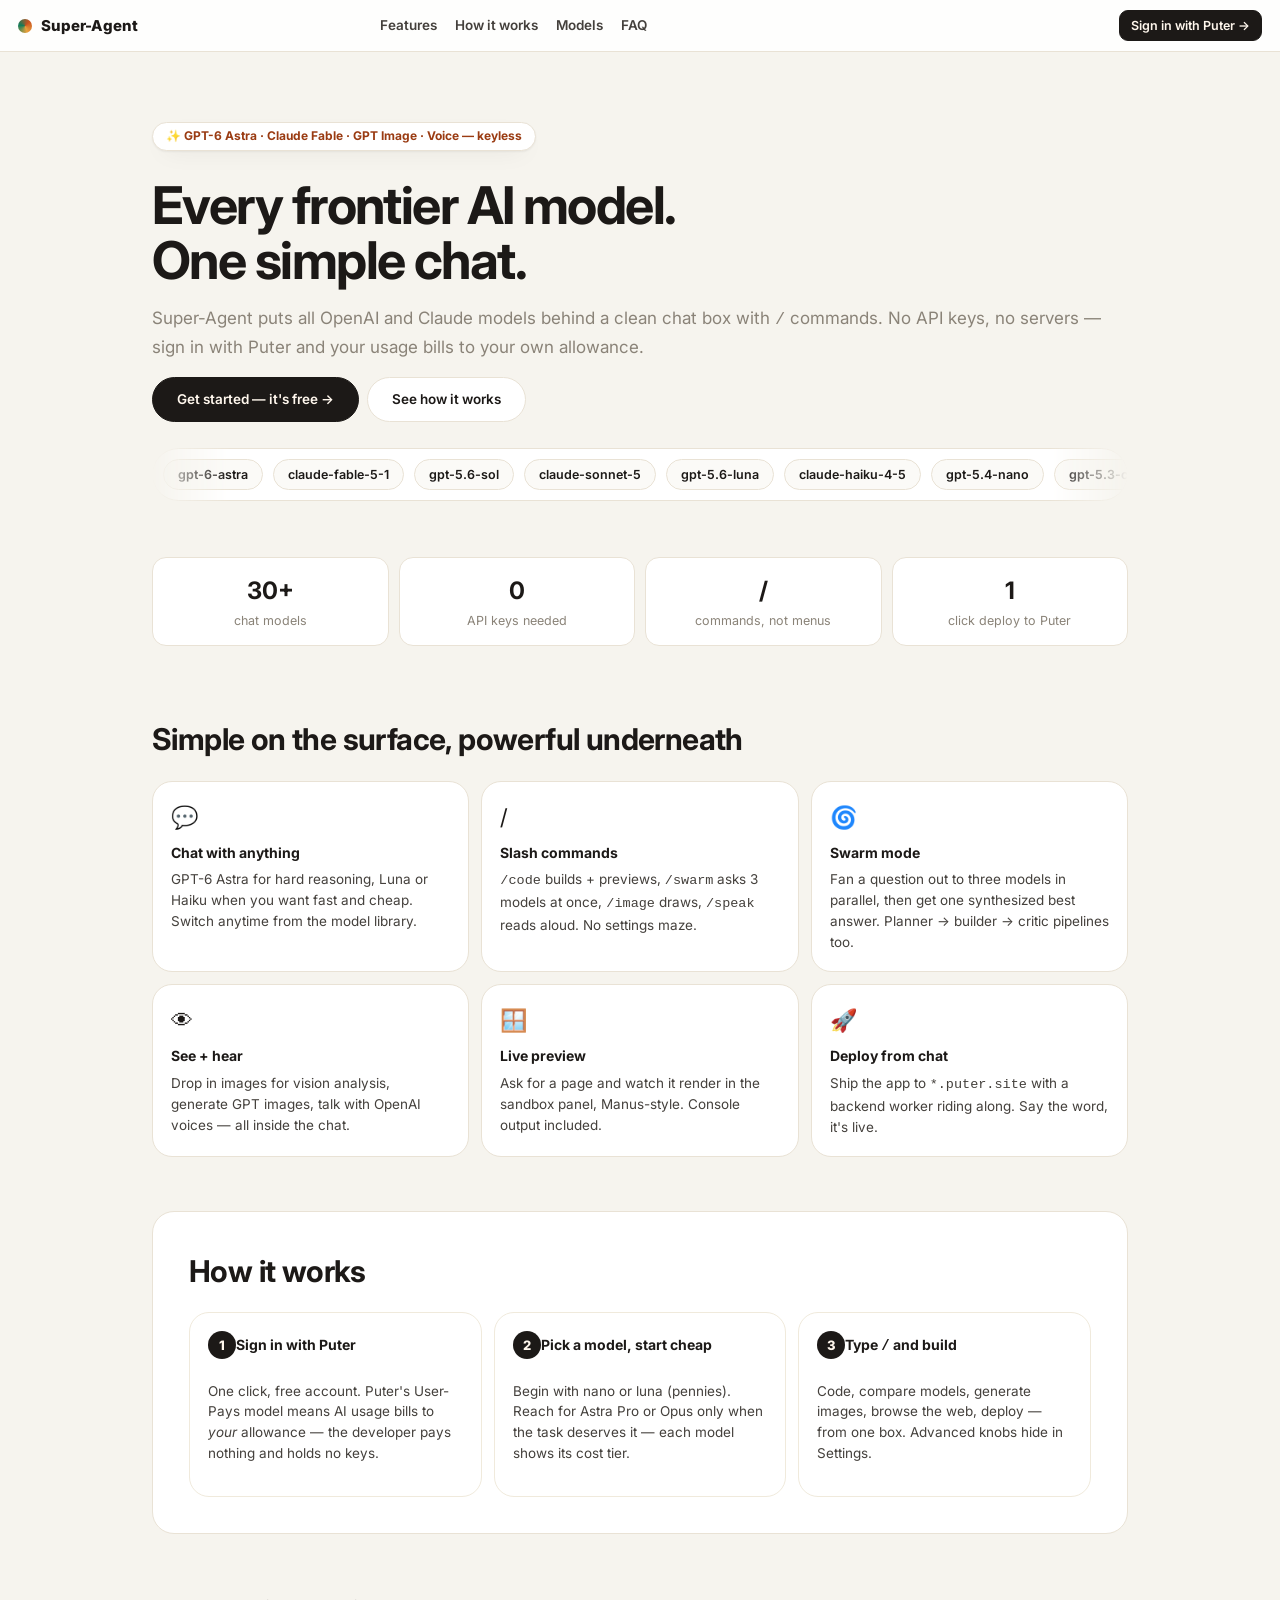
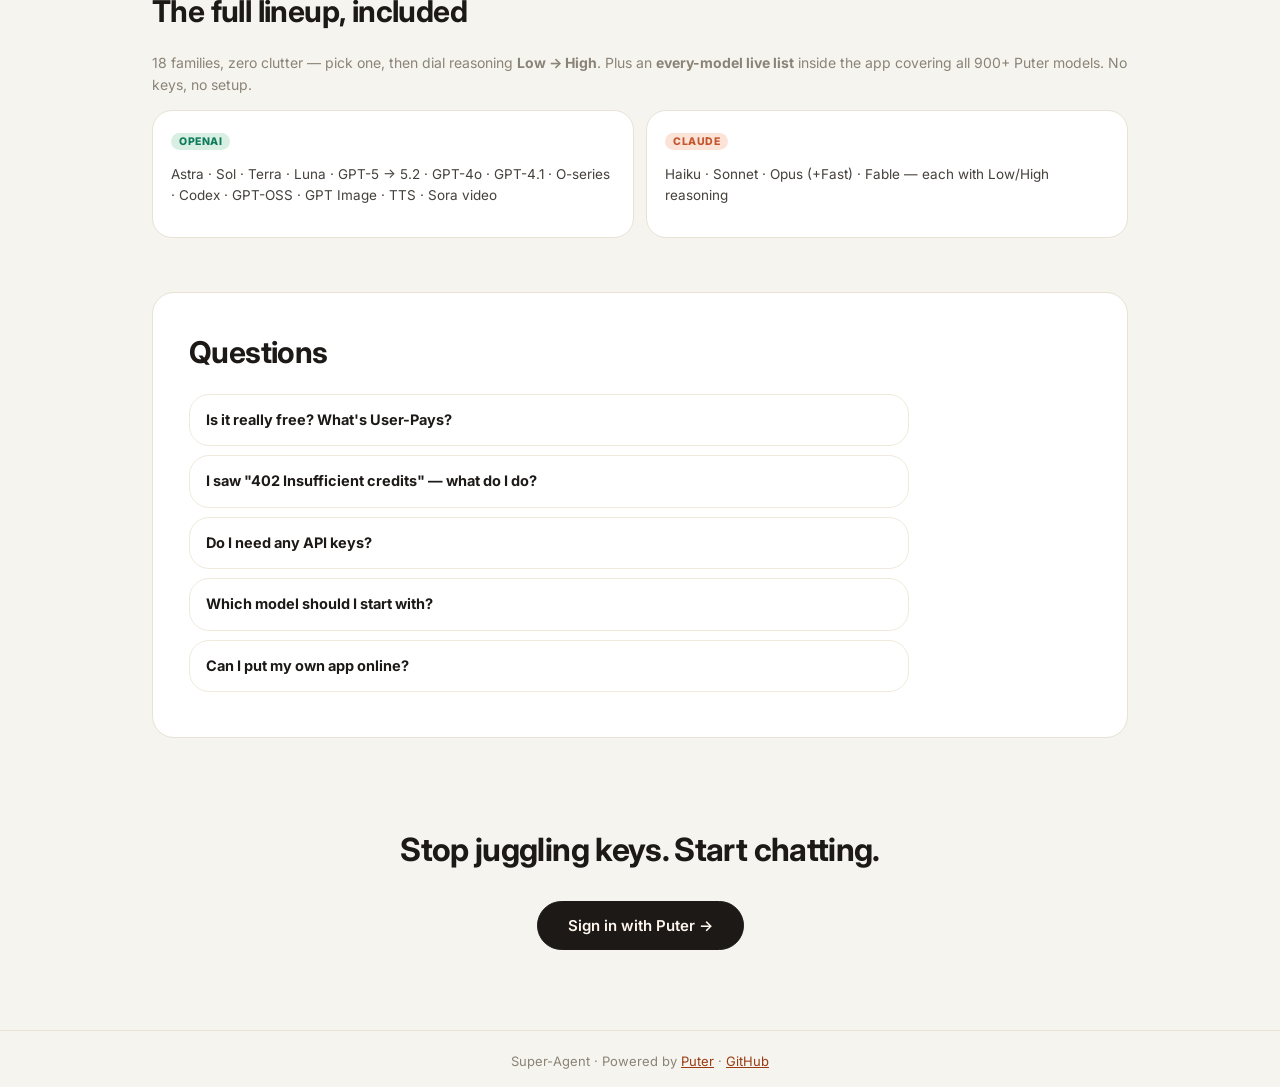
<file: index.html>
<!DOCTYPE html>
<html lang="en">
<head>
<meta charset="UTF-8" />
<meta name="viewport" content="width=device-width, initial-scale=1.0, viewport-fit=cover" />
<meta name="theme-color" content="#F6F4EE" />
<meta name="mobile-web-app-capable" content="yes" />
<meta name="apple-mobile-web-app-capable" content="yes" />
<link rel="manifest" href="manifest.webmanifest" />
<link rel="apple-touch-icon" href="icons/icon-192.png" />
<link rel="icon" type="image/png" href="icons/icon-192.png" />
<title>Super-Agent — Every AI model, one simple chat</title>
<meta name="description" content="Chat with all OpenAI and Claude models through Puter.js. No API keys — you sign in, usage bills to your own allowance." />
<link rel="preconnect" href="https://fonts.googleapis.com" />
<link rel="preconnect" href="https://fonts.gstatic.com" crossorigin />
<link href="https://fonts.googleapis.com/css2?family=Inter:wght@400;500;600;700;800&display=swap" rel="stylesheet" />
<link rel="stylesheet" href="styles.css?v=5" />
</head>
<body>
<header id="topbar">
  <div class="brand"><span class="brand-dot"></span><span>Super-Agent</span></div>
  <nav class="land-nav">
    <a href="#features">Features</a><a href="#how">How it works</a><a href="#models">Models</a><a href="#faq">FAQ</a>
  </nav>
  <div class="top-right">
    <div id="landingChip" class="chip-wrap hidden">
      <button class="account-chip" onclick="location.href='app/'"><span id="landingAvatar" class="avatar">?</span><span id="landingUser">…</span></button>
      <button id="btnLandingOut" class="btn ghost sm">Sign out</button>
    </div>
    <button id="ctaBtn" class="btn primary sm">Sign in with Puter →</button>
    <button id="openAppBtn" class="btn primary sm hidden">Open app →</button>
  </div>
</header>

<main class="land">
  <section class="land-hero reveal in">
    <div class="hero-badge">✨ GPT-6 Astra · Claude Fable · GPT Image · Voice — keyless</div>
    <h1>Every frontier AI model.<br />One simple chat.</h1>
    <p class="muted big">Super-Agent puts all OpenAI and Claude models behind a clean chat box with <code>/</code> commands. No API keys, no servers — sign in with Puter and your usage bills to your own allowance.</p>
    <div class="chips" style="justify-content:flex-start">
      <button id="ctaBtn2" class="btn primary" style="border-radius:99px;padding:11px 24px">Get started — it's free →</button>
      <a class="btn" style="border-radius:99px;padding:11px 24px;text-decoration:none" href="#how">See how it works</a>
    </div>
    <div class="ticker"><div class="ticker-in" id="tickerIn"></div></div>
  </section>

  <section class="land-strip reveal">
    <div><b>30+</b><span>chat models</span></div>
    <div><b>0</b><span>API keys needed</span></div>
    <div><b>/</b><span>commands, not menus</span></div>
    <div><b>1</b><span>click deploy to Puter</span></div>
  </section>

  <section id="features" class="land-sec">
    <h2 class="reveal">Simple on the surface, powerful underneath</h2>
    <div class="feat-grid">
      <div class="feat reveal"><div class="feat-ic">💬</div><b>Chat with anything</b><p>GPT-6 Astra for hard reasoning, Luna or Haiku when you want fast and cheap. Switch anytime from the model library.</p></div>
      <div class="feat reveal"><div class="feat-ic">/</div><b>Slash commands</b><p><code>/code</code> builds + previews, <code>/swarm</code> asks 3 models at once, <code>/image</code> draws, <code>/speak</code> reads aloud. No settings maze.</p></div>
      <div class="feat reveal"><div class="feat-ic">🌀</div><b>Swarm mode</b><p>Fan a question out to three models in parallel, then get one synthesized best answer. Planner → builder → critic pipelines too.</p></div>
      <div class="feat reveal"><div class="feat-ic">👁</div><b>See + hear</b><p>Drop in images for vision analysis, generate GPT images, talk with OpenAI voices — all inside the chat.</p></div>
      <div class="feat reveal"><div class="feat-ic">🪟</div><b>Live preview</b><p>Ask for a page and watch it render in the sandbox panel, Manus-style. Console output included.</p></div>
      <div class="feat reveal"><div class="feat-ic">🚀</div><b>Deploy from chat</b><p>Ship the app to <code>*.puter.site</code> with a backend worker riding along. Say the word, it's live.</p></div>
    </div>
  </section>

  <section id="how" class="land-sec alt">
    <h2 class="reveal">How it works</h2>
    <div class="steps">
      <div class="step reveal"><span class="step-n">1</span><b>Sign in with Puter</b><p>One click, free account. Puter's User-Pays model means AI usage bills to <i>your</i> allowance — the developer pays nothing and holds no keys.</p></div>
      <div class="step reveal"><span class="step-n">2</span><b>Pick a model, start cheap</b><p>Begin with nano or luna (pennies). Reach for Astra Pro or Opus only when the task deserves it — each model shows its cost tier.</p></div>
      <div class="step reveal"><span class="step-n">3</span><b>Type <code>/</code> and build</b><p>Code, compare models, generate images, browse the web, deploy — from one box. Advanced knobs hide in Settings.</p></div>
    </div>
  </section>

  <section id="models" class="land-sec">
    <h2 class="reveal">The full lineup, included</h2>
    <p class="muted reveal">18 families, zero clutter — pick one, then dial reasoning <b>Low → High</b>. Plus an <b>every-model live list</b> inside the app covering all 900+ Puter models. No keys, no setup.</p>
    <div class="model-wall reveal">
      <div><b class="lib-vendor v-openai">OpenAI</b><p>Astra · Sol · Terra · Luna · GPT-5 → 5.2 · GPT-4o · GPT-4.1 · O-series · Codex · GPT-OSS · GPT Image · TTS · Sora video</p></div>
      <div><b class="lib-vendor v-claude">Claude</b><p>Haiku · Sonnet · Opus (+Fast) · Fable — each with Low/High reasoning</p></div>
    </div>
  </section>

  <section id="faq" class="land-sec alt">
    <h2 class="reveal">Questions</h2>
    <div class="faq reveal">
      <div class="faq-item"><button class="faq-q">Is it really free? What's User-Pays?</button><div class="faq-a">You sign in with your own free Puter account, and AI usage counts against your personal allowance — so the app needs no API keys and costs its developer nothing. Heavy premium models can exhaust a free allowance; cheap models go a long way.</div></div>
      <div class="faq-item"><button class="faq-q">I saw "402 Insufficient credits" — what do I do?</button><div class="faq-a">That model + request exceeded the available balance. Switch to a cheap model (gpt-5.4-nano, gpt-5.6-luna, claude-haiku-4-5) and retry. Save Astra Pro and Opus for tasks that need them.</div></div>
      <div class="faq-item"><button class="faq-q">Do I need any API keys?</button><div class="faq-a">No. That's the point — Puter.js is keyless. Never paste keys into this app.</div></div>
      <div class="faq-item"><button class="faq-q">Which model should I start with?</button><div class="faq-a">gpt-5.4-nano for everyday chat, gpt-5.6-sol or claude-sonnet-5 for serious work, /swarm when you want a second opinion built in.</div></div>
      <div class="faq-item"><button class="faq-q">Can I put my own app online?</button><div class="faq-a">Yes — open the app, use Studio → Deploy, pick a subdomain, and you're live on *.puter.site with a backend worker included.</div></div>
    </div>
  </section>

  <section class="land-cta reveal">
    <h2>Stop juggling keys. Start chatting.</h2>
    <button class="btn primary" style="border-radius:99px;padding:12px 30px;font-size:15px" onclick="document.getElementById('ctaBtn').click()">Sign in with Puter →</button>
  </section>
</main>

<footer class="land-foot">Super-Agent · Powered by <a href="https://developer.puter.com" target="_blank" rel="noopener">Puter</a> · <a href="https://github.com/Anamitra-Sarkar/puter-super-agent" target="_blank" rel="noopener">GitHub</a></footer>

<div id="toasts" aria-live="polite"></div>

<script>
(function () {
  var names = ["gpt-6-astra","claude-fable-5-1","gpt-5.6-sol","claude-sonnet-5","gpt-5.6-luna","claude-haiku-4-5","gpt-5.4-nano","gpt-5.3-codex","gpt-image-2","gpt-4o-mini-tts","claude-opus-5","gpt-5.6-terra"];
  var t = document.getElementById("tickerIn");
  var html = names.map(function (n) { return '<span class="tick">' + n + "</span>"; }).join("");
  t.innerHTML = html + html;
})();
</script>
<script>
if ("serviceWorker" in navigator && /^https?:/.test(location.protocol)) {
  window.addEventListener("load", () => navigator.serviceWorker.register("/sw.js").catch(() => {}));
}
</script>
<script src="https://js.puter.com/v2/"></script>
<script src="js/ui.js"></script>
<script src="js/auth.js"></script>
<script src="js/landing.js"></script>
</body>
</html>
</file>
<file: styles.css>
/* Studio Light — clean SaaS theme (warm paper, ink, terracotta accent). */
:root{
  --bg:#F6F4EE; --surface:#FFFFFF; --surface2:#FBFAF7;
  --line:#E9E2D5; --line-soft:#F0EADC;
  --ink:#1C1917; --ink2:#44403C; --muted:#8A8378;
  --accent:#C8501F; --accent-soft:#FBE9DD; --accent-ink:#9A3B12;
  --ok:#15803D; --ok-soft:#DCFCE7; --warn:#B45309; --warn-soft:#FEF3C7;
  --err:#DC2626; --err-soft:#FEE2E2; --info:#1D4ED8; --info-soft:#DBEAFE;
  --openai:#0E7C5B; --claude:#C4552D;
  --shadow:0 1px 2px rgba(28,25,23,.05),0 8px 24px -12px rgba(28,25,23,.18);
  --r:14px;
  --ease:cubic-bezier(.22,.61,.36,1);
}
*{box-sizing:border-box}
html{scroll-behavior:smooth}
body{margin:0;background:var(--bg);color:var(--ink);
  font:14px/1.55 "Inter",system-ui,-apple-system,"Segoe UI",Roboto,sans-serif;
  -webkit-font-smoothing:antialiased}
a{color:var(--accent-ink)}
::selection{background:var(--accent-soft)}
::-webkit-scrollbar{width:8px;height:8px}
::-webkit-scrollbar-track{background:transparent}
::-webkit-scrollbar-thumb{background:#D8CFC0;border-radius:99px}
::-webkit-scrollbar-thumb:hover{background:#B9AC97}

/* Top bar */
#topbar{position:sticky;top:0;z-index:30;display:flex;align-items:center;gap:12px;
  padding:10px 18px;background:rgba(255,255,255,.85);backdrop-filter:blur(12px);
  border-bottom:1px solid var(--line)}
.brand{display:flex;align-items:center;gap:9px;font-weight:800;font-size:15px}
.brand-dot{width:14px;height:14px;border-radius:50%;
  background:conic-gradient(from 40deg,#C8501F,#E9A13B,#0E7C5B,#C8501F);
  animation:spin 9s linear infinite}
@keyframes spin{to{transform:rotate(360deg)}}
.brand-tag{font-size:11px;font-weight:600;color:var(--muted);background:var(--surface2);
  border:1px solid var(--line);padding:2px 9px;border-radius:99px}
.top-right{margin-left:auto;display:flex;gap:8px;align-items:center}
.pill{font-size:12px;font-weight:600;padding:5px 12px;border-radius:99px;
  background:var(--warn-soft);color:var(--warn);border:1px solid #F5D9A8;transition:all .3s var(--ease)}
.pill.ok{background:var(--ok-soft);color:var(--ok);border-color:#B7E4C7}
.pill.err{background:var(--err-soft);color:var(--err);border-color:#F5B5B5}

/* Layout */
#app{display:flex;min-height:calc(100vh - 53px)}
#sidebar{width:308px;flex-shrink:0;background:var(--surface);border-right:1px solid var(--line);
  padding:14px;display:flex;flex-direction:column;gap:10px;
  position:sticky;top:53px;height:calc(100vh - 53px);overflow:auto}
.side-section{background:var(--surface2);border:1px solid var(--line-soft);border-radius:var(--r);padding:11px 12px}
.side-label{font-size:11px;font-weight:700;text-transform:uppercase;letter-spacing:.07em;
  color:var(--muted);display:block;margin-bottom:7px}
.cost-legend{font-weight:500;text-transform:none;letter-spacing:0}
.auth-box{font-size:12.5px;color:var(--ink2);margin-bottom:6px;word-break:break-word}
.usage-box{font-size:12px;color:var(--muted);background:var(--surface);border:1px dashed var(--line);
  border-radius:9px;padding:6px 9px}
.row{display:flex;gap:8px;align-items:center;margin-top:8px}
.row.wrap{flex-wrap:wrap}
.grid2{display:grid;grid-template-columns:1fr 1fr;gap:10px}
select,input[type=text],input:not([type]),input[type=number],input[type=file],textarea{
  width:100%;background:var(--surface);border:1px solid var(--line);color:var(--ink);
  border-radius:10px;padding:8px 10px;font:inherit;transition:border-color .2s var(--ease),box-shadow .2s var(--ease)}
select:focus,input:focus,textarea:focus{outline:none;border-color:var(--accent);
  box-shadow:0 0 0 3px var(--accent-soft)}
input[type=range]{accent-color:var(--accent);width:100%}
#modelMeta{font-size:12px;color:var(--muted);margin-top:6px}
#modelMeta .vendor-openai{color:var(--openai);font-weight:700}
#modelMeta .vendor-claude{color:var(--claude);font-weight:700}
.chk{display:flex;gap:7px;align-items:center;font-size:13px;margin:4px 0;color:var(--ink2);cursor:pointer}
.chk input{accent-color:var(--accent)}
.btn{background:var(--surface);border:1px solid var(--line);color:var(--ink);border-radius:10px;
  padding:8px 14px;cursor:pointer;font:inherit;font-weight:600;font-size:13.5px;
  transition:transform .12s var(--ease),box-shadow .2s var(--ease),background .2s}
.btn:hover{box-shadow:var(--shadow);transform:translateY(-1px)}
.btn:active{transform:translateY(0) scale(.98)}
.btn.primary{background:var(--ink);border-color:var(--ink);color:#FFF7ED}
.btn.primary:hover{background:#000;box-shadow:0 10px 24px -10px rgba(28,25,23,.5)}
.btn.accent{background:var(--accent);border-color:var(--accent);color:#fff}
.btn.sm{padding:5px 11px;font-size:12.5px;border-radius:9px}
.btn.ghost{background:transparent}
.btn:disabled{opacity:.45;cursor:not-allowed;transform:none;box-shadow:none}
.side-foot{margin-top:auto;font-size:12px;color:var(--muted);padding-top:8px}

/* Main */
#main{flex:1;display:flex;flex-direction:column;min-width:0}
#tabs{display:flex;gap:4px;padding:10px 16px 0;background:transparent;position:sticky;top:53px;z-index:5}
.tab{background:transparent;border:1px solid transparent;border-bottom:none;color:var(--muted);
  padding:9px 15px;border-radius:12px 12px 0 0;cursor:pointer;font:inherit;font-weight:600;font-size:13.5px;
  transition:all .2s var(--ease)}
.tab:hover{color:var(--ink);background:rgba(255,255,255,.6)}
.tab.active{color:var(--ink);background:var(--surface);border-color:var(--line);
  box-shadow:0 -6px 16px -12px rgba(28,25,23,.25)}
.panel{display:none;padding:18px 22px;max-width:1060px;width:100%;margin:0 auto;animation:fadeUp .35s var(--ease)}
.panel.active{display:block}
@keyframes fadeUp{from{opacity:0;transform:translateY(10px)}to{opacity:1;transform:none}}
.muted{color:var(--muted)}
.tag{font-size:11px;font-weight:700;background:var(--accent-soft);color:var(--accent-ink);
  padding:2px 9px;border-radius:99px;vertical-align:middle}

/* Hero */
.hero{background:var(--surface);border:1px solid var(--line);border-radius:20px;
  padding:34px 30px;margin-bottom:14px;box-shadow:var(--shadow);text-align:center;
  background-image:radial-gradient(circle at 15% 20%,#FBE9DD 0,transparent 32%),
    radial-gradient(circle at 85% 15%,#D9EFE4 0,transparent 30%);
  animation:fadeUp .45s var(--ease)}
.hero.bye{display:none}
.hero-badge{display:inline-block;font-size:12px;font-weight:700;color:var(--accent-ink);
  background:#fff;border:1px solid var(--line);border-radius:99px;padding:4px 13px;margin-bottom:12px;
  box-shadow:var(--shadow)}
.hero h1{margin:0 0 8px;font-size:30px;letter-spacing:-.02em}
.hero p{margin:0 auto 16px;max-width:560px}
.chips{display:flex;gap:8px;justify-content:center;flex-wrap:wrap}
.chip{background:#fff;border:1px solid var(--line);border-radius:99px;padding:8px 15px;
  cursor:pointer;font:inherit;font-size:13px;font-weight:600;color:var(--ink2);
  transition:all .2s var(--ease)}
.chip:hover{border-color:var(--accent);color:var(--accent-ink);transform:translateY(-2px);box-shadow:var(--shadow)}

/* Chat */
.chat-log{display:flex;flex-direction:column;gap:12px;margin:12px 0;min-height:120px}
.msg{background:var(--surface);border:1px solid var(--line);border-radius:16px;padding:12px 15px;
  box-shadow:0 1px 2px rgba(28,25,23,.04);animation:msgIn .35s var(--ease)}
@keyframes msgIn{from{opacity:0;transform:translateY(12px) scale(.99)}to{opacity:1;transform:none}}
.msg.user{background:linear-gradient(180deg,#FFFBF5,#FFF8EE);border-color:#EFDDC4}
.msg.assistant{border-left:4px solid var(--accent)}
.msg .role{font-size:11px;font-weight:700;color:var(--muted);text-transform:uppercase;letter-spacing:.07em}
.msg .body{margin-top:6px;word-break:break-word}
.msg .body.streaming::after{content:"▍";color:var(--accent);animation:blink 1s steps(1) infinite}
@keyframes blink{50%{opacity:0}}
.msg pre{background:#1C1917;color:#F5F0E6;padding:12px;border-radius:10px;overflow:auto;font-size:12.5px}
.msg code{background:var(--surface2);border:1px solid var(--line-soft);padding:1px 6px;border-radius:6px;font-size:12.5px}
.msg pre code{background:none;border:none;color:inherit;padding:0}
.msg table{border-collapse:collapse;width:100%;margin:8px 0}
.msg th,.msg td{border:1px solid var(--line);padding:6px 10px;font-size:13px}
.msg th{background:var(--surface2)}
.err-card{background:var(--err-soft);border:1px solid #F3B4B4;border-radius:12px;padding:12px 14px;animation:msgIn .3s var(--ease)}
.err-card h4{margin:0 0 4px;color:var(--err)}
.err-card p{margin:4px 0;font-size:13px}
.timeline{display:flex;flex-direction:column;gap:5px;font-size:12.5px;color:var(--ink2);margin-bottom:16px}
.chat-log .t{align-self:center;font-size:12px;color:var(--muted);background:var(--surface);
  border:1px dashed var(--line);border-radius:99px;padding:3px 13px;margin:2px 0;max-width:100%;
  animation:msgIn .25s var(--ease);scroll-margin-bottom:150px;word-break:break-word}
.timeline .t{background:var(--surface);border:1px dashed var(--line);border-radius:10px;padding:6px 11px;
  animation:msgIn .25s var(--ease);scroll-margin-bottom:150px}
.timeline:empty{display:none}
.dots::after{content:"";animation:dots 1.2s steps(4) infinite}
@keyframes dots{0%{content:""}25%{content:"."}50%{content:".."}75%{content:"..."}}

/* Composer */
.composer{background:var(--surface);border:1px solid var(--line);border-radius:18px;padding:12px;
  box-shadow:var(--shadow);position:sticky;bottom:12px}
.composer-row{display:flex;gap:10px}
.composer-row textarea{flex:1;resize:vertical;border-radius:12px;min-height:64px}
.composer-btns{display:flex;flex-direction:column;gap:8px;justify-content:flex-end}
.attach-row{display:flex;gap:10px;align-items:center;margin-bottom:8px;font-size:12px;color:var(--muted)}
.hint{opacity:.85}

/* Swarm / misc panels */
.swarm-cards{display:grid;grid-template-columns:repeat(auto-fit,minmax(240px,1fr));gap:12px;margin-top:12px}
.swarm-card{background:var(--surface);border:1px solid var(--line);border-radius:14px;padding:12px;
  min-height:130px;box-shadow:var(--shadow);animation:msgIn .3s var(--ease)}
.swarm-card h4{margin:0 0 6px;font-size:13px}
.swarm-result{margin-top:12px;background:var(--surface);border:1px solid var(--line);
  border-radius:14px;padding:14px;box-shadow:var(--shadow)}
.swarm-result:empty{display:none}
.img-out img{max-width:100%;border-radius:14px;border:1px solid var(--line);margin-top:12px;
  box-shadow:var(--shadow);animation:msgIn .4s var(--ease)}
.md{background:var(--surface);border:1px solid var(--line);border-radius:14px;padding:12px 14px;
  margin-top:12px;white-space:pre-wrap;box-shadow:0 1px 2px rgba(28,25,23,.04)}
.md:empty{display:none}
#ttsOut{margin-top:10px}
.session-list{display:flex;flex-direction:column;gap:5px;margin-top:8px;max-height:170px;overflow:auto}
.session-list .btn{text-align:left;overflow:hidden;text-overflow:ellipsis;white-space:nowrap}

/* Preview dock */
#previewDock{border-top:1px solid var(--line);background:var(--surface);padding:12px 22px 24px;margin-top:8px}
.preview-head{display:flex;gap:10px;align-items:center;flex-wrap:wrap}
.spacer{flex:1}
#previewFrame{width:100%;height:330px;background:#fff;border:1px solid var(--line);border-radius:14px;
  margin-top:10px;box-shadow:var(--shadow)}
.preview-log{background:#1C1917;color:#C9E8B8;font-size:12px;border-radius:10px;padding:9px 12px;
  max-height:120px;overflow:auto;margin-top:8px;font-family:ui-monospace,monospace}
.preview-log:empty{display:none}

/* Toasts */
#toasts{position:fixed;bottom:20px;right:20px;z-index:100;display:flex;flex-direction:column;gap:9px;max-width:340px}
.toast{background:#1C1917;color:#FAF7F1;border-radius:12px;padding:11px 15px;font-size:13.5px;font-weight:500;
  box-shadow:0 12px 32px -8px rgba(0,0,0,.35);display:flex;gap:9px;align-items:flex-start;
  animation:toastIn .35s var(--ease)}
.toast.out{animation:toastOut .3s var(--ease) forwards}
@keyframes toastIn{from{opacity:0;transform:translateX(30px)}to{opacity:1;transform:none}}
@keyframes toastOut{to{opacity:0;transform:translateX(30px)}}
.toast.ok{border-left:4px solid #22C55E}
.toast.err{border-left:4px solid #EF4444}
.toast.info{border-left:4px solid #E9A13B}

/* Modal */
.modal-wrap{position:fixed;inset:0;z-index:90;background:rgba(28,25,23,.45);backdrop-filter:blur(3px);
  display:flex;align-items:center;justify-content:center;padding:20px;animation:fade .2s}
.modal-wrap.hidden{display:none}
@keyframes fade{from{opacity:0}}
.modal-card{background:#fff;border-radius:18px;padding:22px;width:440px;max-width:100%;
  box-shadow:0 24px 64px -12px rgba(0,0,0,.35);animation:pop .28s var(--ease)}
@keyframes pop{from{opacity:0;transform:scale(.94) translateY(10px)}to{opacity:1;transform:none}}
.modal-card h3{margin:0 0 8px;font-size:17px}
.modal-body{font-size:13.5px;color:var(--ink2);max-height:260px;overflow:auto;background:var(--surface2);
  border:1px solid var(--line-soft);border-radius:10px;padding:10px 12px;white-space:pre-wrap;word-break:break-word}
.modal-btns{display:flex;justify-content:flex-end;gap:8px;margin-top:14px}

@media(max-width:920px){
  #app{flex-direction:column}
  #sidebar{width:100%;height:auto;position:static}
  .hero h1{font-size:23px}
}

/* ===== v2: landing, drawers, palette, library, header ===== */
.hidden{display:none!important}
.small{font-size:12px}
.app-single #main{max-width:860px;margin:0 auto;width:100%}
.hero.slim{padding:26px 22px}

/* Header controls */
.model-pill{display:flex;align-items:center;gap:7px;background:var(--surface);border:1px solid var(--line);
  border-radius:99px;padding:6px 14px;cursor:pointer;font:inherit;font-size:13px;font-weight:700;color:var(--ink);
  transition:all .2s var(--ease);max-width:320px}
.model-pill:hover{border-color:var(--accent);box-shadow:var(--shadow);transform:translateY(-1px)}
#modelPillLabel{overflow:hidden;text-overflow:ellipsis;white-space:nowrap}
.chip-wrap{position:relative}
.account-chip{display:flex;align-items:center;gap:8px;background:var(--surface);border:1px solid var(--line);
  border-radius:99px;padding:4px 12px 4px 4px;cursor:pointer;font:inherit;font-size:13px;font-weight:600}
.avatar{width:26px;height:26px;border-radius:50%;background:var(--ink);color:#FFF7ED;
  display:inline-flex;align-items:center;justify-content:center;font-size:12px;font-weight:800}
.menu{position:absolute;right:0;top:calc(100% + 8px);background:#fff;border:1px solid var(--line);
  border-radius:14px;padding:12px;min-width:230px;box-shadow:var(--shadow);z-index:60;animation:pop .2s var(--ease)}
.menu-head{margin-bottom:8px;word-break:break-word}

/* Drawers */
.drawer{position:fixed;top:0;right:0;bottom:0;width:330px;max-width:92vw;background:var(--surface);
  border-left:1px solid var(--line);z-index:70;padding:16px;overflow:auto;box-shadow:-16px 0 40px -20px rgba(28,25,23,.3);
  animation:slideIn .28s var(--ease)}
.drawer.wide{width:440px}
@keyframes slideIn{from{transform:translateX(40px);opacity:0}to{transform:none;opacity:1}}
.drawer-head{display:flex;align-items:center;justify-content:space-between;margin-bottom:10px}
.studio-sec{background:var(--surface2);border:1px solid var(--line-soft);border-radius:12px;padding:10px;margin-bottom:10px}
.studio-sec summary{cursor:pointer;font-weight:700;font-size:13.5px}

/* Palette */
.composer{position:relative}
.palette{position:absolute;left:12px;right:12px;bottom:calc(100% + 8px);background:#fff;border:1px solid var(--line);
  border-radius:14px;box-shadow:var(--shadow);z-index:40;overflow:hidden;animation:pop .18s var(--ease)}
#paletteList{max-height:300px;overflow:auto;padding:6px}
.pal-item{display:flex;gap:10px;align-items:baseline;width:100%;text-align:left;background:none;border:none;
  padding:9px 12px;border-radius:9px;cursor:pointer;font:inherit;font-size:13.5px;color:var(--ink2)}
.pal-item.active,.pal-item:hover{background:var(--accent-soft)}
.pal-name{font-weight:800;color:var(--accent-ink);min-width:80px}
.pal-hint{color:var(--muted);font-size:12.5px}

/* Library overlay */
.overlay{position:fixed;inset:0;z-index:80;background:rgba(28,25,23,.45);backdrop-filter:blur(3px);
  display:flex;align-items:flex-start;justify-content:center;padding:6vh 18px 18px;animation:fade .2s;overflow:auto}
.overlay.hidden{display:none}
.overlay-card{background:#fff;border-radius:20px;padding:20px;width:720px;max-width:100%;max-height:86vh;
  overflow:auto;box-shadow:0 24px 64px -12px rgba(0,0,0,.35);animation:pop .25s var(--ease)}
.overlay-head{display:flex;align-items:center;justify-content:space-between;margin-bottom:10px}
.overlay-head h3{margin:0}
.lib-grid{display:grid;grid-template-columns:repeat(auto-fill,minmax(200px,1fr));gap:10px;margin-top:12px}
.lib-card{background:var(--surface2);border:1px solid var(--line);border-radius:13px;padding:11px 12px;
  cursor:pointer;text-align:left;font:inherit;transition:all .18s var(--ease)}
.lib-card:hover{border-color:var(--accent);transform:translateY(-2px);box-shadow:var(--shadow)}
.lib-card.selected{border-color:var(--accent);background:#FFF8F1;box-shadow:var(--shadow)}
.lib-top{display:flex;justify-content:space-between;gap:6px;align-items:center}
.lib-name{font-weight:700;font-size:13px;word-break:break-all}
.lib-check{color:var(--accent-ink);font-weight:800}
.lib-sub{display:flex;gap:6px;margin:6px 0}
.lib-vendor{font-size:10.5px;font-weight:800;padding:2px 8px;border-radius:99px;text-transform:uppercase;letter-spacing:.05em}
.v-openai{background:#D9EFE4;color:var(--openai)}
.v-claude{background:#FBE3D8;color:var(--claude)}
.lib-cost{font-size:11px;font-weight:700;color:var(--muted)}
.lib-desc{font-size:12px;color:var(--muted);line-height:1.45}
.lib-route{margin-top:4px;font-family:ui-monospace,monospace;font-size:11px}
.seg{display:flex;gap:4px;margin-top:8px;background:var(--surface);border:1px solid var(--line-soft);border-radius:99px;padding:3px}
.seg button{flex:1;border:none;background:none;border-radius:99px;padding:4px;font-size:11.5px;font-weight:700;color:var(--muted);cursor:pointer;font-family:inherit}
.seg button.on{background:var(--ink);color:#FFF7ED}
.fast-toggle{margin-top:7px;width:100%;border:1px dashed var(--line);background:none;border-radius:99px;padding:4px;font-size:11.5px;font-weight:700;color:var(--muted);cursor:pointer;font-family:inherit}
.fast-toggle.on{background:#FFF4E0;border-color:#E9A13B;color:#9A5B00}
.live-all{grid-column:1/-1;margin-top:6px;border:1px dashed var(--line);border-radius:14px;padding:10px 12px}
.live-all summary{cursor:pointer;font-weight:700;font-size:13px}
.live-ids{display:flex;flex-wrap:wrap;gap:6px;margin-top:10px;max-height:220px;overflow:auto}
.live-id{background:var(--surface);border:1px solid var(--line);border-radius:99px;padding:3px 11px;
  font-size:11.5px;font-family:ui-monospace,monospace;cursor:pointer;color:var(--ink2)}
.live-id:hover{border-color:var(--accent);color:var(--accent-ink)}
/* AI-generated theme layer (subtle, readable) */
body.themed{background-color:#141210}
body.themed::before{content:"";position:fixed;inset:0;z-index:-1;
  background-image:var(--theme-img);background-size:cover;background-position:center;
  opacity:.5;filter:saturate(1.05)}
body.themed::after{content:"";position:fixed;inset:0;z-index:-1;
  background:linear-gradient(180deg,rgba(246,244,238,.88),rgba(246,244,238,.72))}
/* Phase-1: actions, templates, notices, onboarding, notes, ask */
.actions-bar{display:flex;gap:4px;margin-top:8px;opacity:.75;transition:opacity .2s}
.actions-bar:hover{opacity:1}
.actions-bar button{background:var(--surface2);border:1px solid var(--line-soft);border-radius:99px;
  width:30px;height:30px;font-size:14px;cursor:pointer;transition:all .15s var(--ease)}
.actions-bar button:hover{border-color:var(--accent);transform:translateY(-1px)}
.tpl-grid{display:grid;grid-template-columns:repeat(auto-fill,minmax(150px,1fr));gap:8px;margin-top:10px}
.tpl-card{background:var(--surface2);border:1px solid var(--line);border-radius:14px;padding:12px;cursor:pointer;
  font:inherit;text-align:left;display:flex;flex-direction:column;gap:4px;transition:all .18s var(--ease)}
.tpl-card:hover{border-color:var(--accent);transform:translateY(-2px);box-shadow:var(--shadow)}
.tpl-ic{font-size:22px}
.notice{background:var(--warn-soft);border:1px solid #F5D9A8;border-radius:12px;padding:9px 13px;
  font-size:12.5px;margin-bottom:8px}
.overlay-card.narrow{width:440px}
.onb-step{background:var(--surface2);border:1px solid var(--line-soft);border-radius:12px;padding:10px 13px;margin-bottom:8px}
.onb-step p{margin:4px 0 0}
.note-row{display:flex;gap:8px;align-items:center;background:var(--surface2);border:1px solid var(--line-soft);
  border-radius:12px;padding:8px 10px;margin-bottom:7px;font-size:13px}
.ask-card{display:flex;flex-direction:column;gap:9px}
.ask-opts{display:flex;flex-direction:column;gap:7px}
.ask-opt{text-align:left;background:var(--surface2);border:1px solid var(--line);border-radius:14px;
  padding:9px 13px;cursor:pointer;font:inherit;color:var(--ink);display:flex;flex-direction:column;gap:2px;
  transition:all .18s var(--ease)}
.ask-opt:hover{border-color:var(--accent)}
.ask-opt.picked{border-color:var(--accent);background:#FFF8F1;box-shadow:var(--shadow)}
.ask-opt:disabled{opacity:.65;cursor:default}
.ask-custom{border-radius:12px!important}

/* Landing */
.land-nav{display:flex;gap:18px;margin:0 auto}
.land-nav a{color:var(--ink2);text-decoration:none;font-size:13.5px;font-weight:600}
.land-nav a:hover{color:var(--accent-ink)}
.land{max-width:1020px;margin:0 auto;padding:0 22px 30px}
.land-hero{text-align:left;padding:70px 0 30px}
.land-hero h1{font-size:52px;line-height:1.05;letter-spacing:-.03em;margin:16px 0}
.big{font-size:17px}
.ticker{margin-top:26px;overflow:hidden;border:1px solid var(--line);border-radius:99px;background:var(--surface);
  -webkit-mask-image:linear-gradient(90deg,transparent,#000 8%,#000 92%,transparent);mask-image:linear-gradient(90deg,transparent,#000 8%,#000 92%,transparent)}
.ticker-in{display:inline-flex;gap:10px;padding:10px;white-space:nowrap;animation:tick 26s linear infinite}
@keyframes tick{to{transform:translateX(-50%)}}
.tick{background:var(--surface2);border:1px solid var(--line);border-radius:99px;padding:5px 14px;font-size:12.5px;font-weight:600}
.land-strip{display:grid;grid-template-columns:repeat(4,1fr);gap:10px;margin:26px 0}
.land-strip div{background:var(--surface);border:1px solid var(--line);border-radius:14px;padding:14px;text-align:center}
.land-strip b{display:block;font-size:24px}
.land-strip span{font-size:12.5px;color:var(--muted)}
.land-sec{padding:44px 0}
.land-sec.alt{background:var(--surface);border:1px solid var(--line);border-radius:22px;padding:36px;margin:10px 0}
.land-sec h2{font-size:30px;letter-spacing:-.02em;margin:0 0 18px}
.feat-grid{display:grid;grid-template-columns:repeat(3,1fr);gap:12px}
.feat{background:var(--surface);border:1px solid var(--line);border-radius:16px;padding:18px;transition:all .2s var(--ease)}
.feat:hover{transform:translateY(-3px);box-shadow:var(--shadow)}
.land-sec.alt .feat{background:var(--surface2)}
.feat-ic{font-size:22px;margin-bottom:8px}
.feat p{font-size:13.5px;color:var(--ink2);margin:6px 0 0}
.steps{display:grid;grid-template-columns:repeat(3,1fr);gap:12px}
.step{background:var(--surface2);border:1px solid var(--line-soft);border-radius:16px;padding:18px}
.land-sec.alt .step{background:#fff}
.step-n{display:inline-flex;width:28px;height:28px;border-radius:50%;background:var(--ink);color:#FFF7ED;
  font-weight:800;font-size:13px;align-items:center;justify-content:center;margin-bottom:8px}
.step p{font-size:13.5px;color:var(--ink2)}
.model-wall{display:grid;grid-template-columns:1fr 1fr;gap:12px}
.model-wall div{background:var(--surface);border:1px solid var(--line);border-radius:16px;padding:18px}
.model-wall p{font-size:13.5px;color:var(--ink2)}
.faq{max-width:720px}
.faq-item{background:var(--surface2);border:1px solid var(--line-soft);border-radius:13px;margin-bottom:9px;overflow:hidden}
.land-sec.alt .faq-item{background:#fff}
.faq-q{width:100%;background:none;border:none;text-align:left;font:inherit;font-weight:700;font-size:14.5px;
  padding:14px 16px;cursor:pointer;color:var(--ink)}
.faq-a{max-height:0;overflow:hidden;transition:max-height .3s var(--ease);font-size:13.5px;color:var(--ink2)}
.faq-item.open .faq-a{max-height:220px}
.faq-a{padding:0 16px}
.faq-item.open .faq-a{padding:0 16px 14px}
.land-cta{text-align:center;padding:50px 0}
.land-cta h2{font-size:32px;letter-spacing:-.02em}
.land-foot{border-top:1px solid var(--line);padding:20px;text-align:center;color:var(--muted);font-size:13px}
.reveal{opacity:0;transform:translateY(16px);transition:opacity .5s var(--ease),transform .5s var(--ease)}
.reveal.in{opacity:1;transform:none}
@media(max-width:760px){
  .land-hero h1{font-size:34px}
  .feat-grid,.steps,.model-wall,.land-strip{grid-template-columns:1fr 1fr}
  .land-nav{display:none}
}

/* ===== v3: pill finish, sticky composer, dock, think, queue, meter, effort ===== */
.msg,.swarm-card,.swarm-result,.md,.modal-card,.overlay-card,.side-section,.hero,.feat,.step,.model-wall div,.studio-sec,.err-card,.faq-item{
  border-radius:20px;
}
select,input[type=text],input:not([type]),input[type=number],input[type=file],input[type=password],textarea{border-radius:999px;padding:9px 16px}
textarea{border-radius:18px}
select{border-radius:12px}
/* Native dropdowns as pills with custom chevron */
select{
  appearance:none;-webkit-appearance:none;
  border-radius:999px!important;
  padding:9px 36px 9px 16px!important;
  background-color:var(--surface);
  background-image:url("data:image/svg+xml,%3Csvg xmlns='http://www.w3.org/2000/svg' width='12' height='8'%3E%3Cpath d='M1 1l5 5 5-5' stroke='%23C8501F' stroke-width='2' fill='none' stroke-linecap='round'/%3E%3C/svg%3E");
  background-repeat:no-repeat;
  background-position:right 14px center;
  cursor:pointer;font-weight:600;
  transition:border-color .2s var(--ease),box-shadow .2s var(--ease),transform .12s var(--ease);
}
select:hover{border-color:var(--accent);box-shadow:var(--shadow);transform:translateY(-1px)}
select:focus{outline:none;border-color:var(--accent);box-shadow:0 0 0 3px var(--accent-soft)}
select option{border-radius:12px;font-weight:500}

/* Sticky bottom composer */
.composer{position:sticky;bottom:12px;z-index:20;border-radius:22px}
.composer-bar{display:flex;gap:8px;align-items:flex-end;background:var(--surface);
  border:1px solid var(--line);border-radius:999px;padding:7px 7px 7px 9px;box-shadow:var(--shadow);
  transition:box-shadow .2s var(--ease),border-color .2s}
.composer-bar:focus-within{border-color:var(--accent);box-shadow:0 0 0 3px var(--accent-soft),var(--shadow)}
.composer-bar textarea{flex:1;border:none;background:transparent;resize:none;min-height:24px;max-height:160px;
  padding:8px 4px;box-shadow:none!important}
.attach-btn{flex-shrink:0;width:34px;height:34px;border-radius:50%;border:1px solid var(--line);
  background:var(--surface2);font-size:20px;line-height:1;cursor:pointer;color:var(--ink2);
  transition:all .18s var(--ease)}
.attach-btn:hover{border-color:var(--accent);color:var(--accent-ink);transform:rotate(90deg)}
.attach-btn.rec{background:var(--err);border-color:var(--err);color:#fff;animation:pulse 1.2s infinite;transform:none}
.send-btn{flex-shrink:0;width:40px;height:40px;border-radius:50%!important;padding:0!important;
  font-size:17px;display:flex;align-items:center;justify-content:center}
.send-btn.stop{background:var(--err)!important;border-color:var(--err)!important;font-size:13px;animation:pulse 1.4s infinite}
@keyframes pulse{50%{box-shadow:0 0 0 6px rgba(220,38,38,.15)}}
.composer-meta{display:flex;justify-content:flex-end;margin-top:6px}
.token-pill{display:inline-flex;align-items:center;gap:7px;font-size:11.5px;font-weight:700;color:var(--muted);
  background:var(--surface);border:1px solid var(--line);border-radius:99px;padding:3px 11px}
.tok-dot{width:8px;height:8px;border-radius:50%;background:var(--ok);animation:blink 2s infinite}
.token-pill.warn .tok-dot{background:var(--warn)}
.token-pill.crit .tok-dot{background:var(--err)}
.tok-bar{width:52px;height:5px;border-radius:99px;background:var(--line-soft);overflow:hidden}
#tokenFill{display:block;height:100%;width:0;background:var(--ok);border-radius:99px;transition:width .4s var(--ease)}
.token-pill.warn #tokenFill{background:var(--warn)}
.token-pill.crit #tokenFill{background:var(--err)}
.queue-row{display:flex;gap:6px;align-items:center;flex-wrap:wrap;margin-bottom:8px}
.queue-chip{display:inline-flex;gap:7px;align-items:center;background:var(--accent-soft);color:var(--accent-ink);
  border-radius:99px;padding:4px 6px 4px 12px;font-size:12px;font-weight:600;animation:msgIn .25s var(--ease)}
.queue-chip button{border:none;background:#fff;border-radius:50%;width:18px;height:18px;cursor:pointer;font-size:10px;line-height:1}
.effort-row{display:flex;gap:5px;align-items:center;margin-bottom:8px}
.effort-btn{border:1px solid var(--line);background:var(--surface);border-radius:99px;padding:3px 12px;
  font-size:11.5px;font-weight:700;color:var(--muted);cursor:pointer;font-family:inherit}
.effort-btn.active{background:var(--ink);color:#FFF7ED;border-color:var(--ink)}
.effort-row.off{display:none}
.tok-foot{margin-top:8px;font-size:11.5px;color:var(--muted)}

/* Thinking block */
.think{margin-bottom:8px;border:1px solid var(--line-soft);border-radius:14px;overflow:hidden;background:var(--surface2)}
.think-head{width:100%;background:none;border:none;display:flex;gap:8px;align-items:center;text-align:left;
  padding:8px 12px;cursor:pointer;font:inherit;font-size:12.5px;font-weight:700;color:var(--ink2)}
.think.live .think-head::after{content:"";width:36px;height:8px;border-radius:99px;margin-left:auto;
  background:linear-gradient(90deg,var(--accent-soft),var(--accent),var(--accent-soft));background-size:200% 100%;
  animation:shimmer 1.2s linear infinite}
@keyframes shimmer{to{background-position:-200% 0}}
.think .chev{display:inline-block;transition:transform .25s var(--ease);margin-left:auto}
.think.open .chev{transform:rotate(180deg)}
.think.live .chev{display:none}
.think-body{max-height:0;overflow:hidden;transition:max-height .35s var(--ease);font-size:12.5px;color:var(--ink2);
  white-space:pre-wrap;padding:0 12px}
.think.open .think-body{max-height:420px;overflow:auto;padding:0 12px 10px}
.think-slot{margin-bottom:8px}

/* Right dock: flex sibling that PUSHES chat left (overlay on narrow screens) */
.app-dock{display:flex;align-items:stretch;padding-left:1cm}
.app-dock #main{flex:1;min-width:0;display:flex;flex-direction:column;align-items:center}
.app-dock #main>*{width:100%;max-width:880px}
.app-dock.starting #main{justify-content:flex-start;min-height:calc(100vh - 53px)}
.app-dock.starting #emptyState{flex:1;display:flex;flex-direction:column;justify-content:center}
.dock{position:sticky;top:53px;height:calc(100vh - 53px);width:0;min-width:0;opacity:0;overflow:hidden;
  background:var(--surface);border-left:1px solid transparent;z-index:40;display:flex;flex-direction:column;flex-shrink:0;
  transition:width .38s var(--ease),opacity .3s var(--ease),border-color .3s}
.dock.open{width:calc(60vw - 3cm);max-width:calc(60vw - 3cm);opacity:1;border-left-color:var(--line);
  margin-left:2cm;margin-right:1cm;
  box-shadow:-20px 0 50px -20px rgba(28,25,23,.3)}
.dock.open .dock-tabs,.dock.open .dock-pane{min-width:420px}
@media(max-width:1100px){
  .app-dock{padding-left:0}
  .dock{position:fixed;top:53px;right:0;bottom:0;height:auto}
  .dock.open{width:min(620px,94vw);max-width:94vw;margin-left:0;margin-right:0}
}
/* ===== Mobile parity: safe areas, touch targets, no iOS zoom, sheets ===== */
#topbar{padding-left:calc(18px + env(safe-area-inset-left,0px));padding-right:calc(18px + env(safe-area-inset-right,0px))}
.composer{margin-bottom:calc(12px + env(safe-area-inset-bottom,0px))}
#toasts{bottom:calc(20px + env(safe-area-inset-bottom,0px));right:calc(12px + env(safe-area-inset-right,0px));left:12px;max-width:none}
@media(max-width:760px){
  #topbar{gap:8px;padding:10px 12px}
  .brand-tag{display:none}
  #statusPill{display:none}
  .model-pill{max-width:44vw;font-size:12px}
  .app-dock #main>*{max-width:100%}
  .hero h1{font-size:24px}
  .send-btn{width:46px;height:46px}
  .attach-btn{width:40px;height:40px}
  .drawer{width:100vw;max-width:100vw}
  .overlay{padding:4vh 10px 10px}
  .overlay-card{border-radius:16px}
  .lib-grid{grid-template-columns:repeat(auto-fill,minmax(150px,1fr))}
  .swarm-cards{grid-template-columns:1fr}
  .code-layout{grid-template-columns:1fr}
  .modal-card{width:calc(100vw - 24px)}
}
@media(pointer:coarse){
  input,select,textarea{font-size:16px}
  .btn{min-height:42px}
  .btn.sm{min-height:38px}
  .tab{padding:10px 13px}
  .dock-tab{padding:10px 12px}
  .pal-item{padding:11px 12px}
}
#previewFrame:fullscreen{height:100%;border-radius:0}
#btnPreviewExit{display:none;position:fixed;top:14px;right:14px;z-index:200;border-radius:50%!important;
  width:42px;height:42px;padding:0!important;font-size:17px;background:#1C1917;color:#fff;border:none;cursor:pointer;
  box-shadow:0 8px 24px rgba(0,0,0,.4)}
#btnPreviewExit.show{display:block}
.file-card{display:flex;gap:9px;align-items:center;background:var(--surface2);border:1px solid var(--line);
  border-radius:14px;padding:9px 13px;margin:9px 0;font-size:13px;flex-wrap:wrap;animation:msgIn .3s var(--ease)}
.dock-tabs{display:flex;gap:4px;align-items:center;padding:10px 12px;border-bottom:1px solid var(--line)}
.dock-tab{background:none;border:none;padding:8px 12px;border-radius:10px;cursor:pointer;font:inherit;
  font-size:13px;font-weight:700;color:var(--muted)}
.dock-tab.active{background:var(--surface2);color:var(--ink);box-shadow:inset 0 0 0 1px var(--line)}
.dock-pane{display:none;flex:1;overflow:auto;padding:12px}
.dock-pane.active{display:block}
#previewDock{border:none;padding:0;margin:0}
#previewFrame{height:300px}
.code-layout{display:grid;grid-template-columns:130px 1fr;gap:8px;margin-top:8px;min-height:300px}
.code-tree{border:1px solid var(--line-soft);border-radius:12px;padding:6px;overflow:auto;background:var(--surface2)}
.code-file{display:flex;justify-content:space-between;gap:4px;width:100%;text-align:left;background:none;border:none;
  padding:6px 8px;border-radius:8px;cursor:pointer;font-size:12px;font-family:inherit;color:var(--ink2)}
.code-file.active{background:#fff;box-shadow:inset 0 0 0 1px var(--line);font-weight:700;color:var(--ink)}
.code-del{opacity:.4}.code-del:hover{opacity:1;color:var(--err)}
.code-view{display:flex;flex-direction:column;gap:6px;min-width:0}
.code-bar{display:flex;gap:6px;align-items:center;flex-wrap:wrap}
.code-editor{font-family:ui-monospace,SFMono-Regular,Menlo,monospace;font-size:12px;line-height:1.6;
  min-height:300px;border-radius:12px;background:#1C1917;color:#F5F0E6;border:1px solid #1C1917}
.secret-row{display:flex;gap:8px;align-items:center;background:var(--surface2);border:1px solid var(--line-soft);
  border-radius:12px;padding:8px 10px;margin-bottom:7px;font-size:13px}
.skill-row{display:flex;gap:8px;align-items:center;background:var(--surface2);border:1px solid var(--line-soft);
  border-radius:12px;padding:9px 11px;margin-bottom:7px;font-size:13px}
.skill-row.active{border-color:var(--accent)}
.modal-card.wide{width:min(680px,94vw);max-height:84vh;overflow-y:auto}
.plan-btns{margin-top:10px;flex-wrap:wrap}
#memoryView{font-family:ui-monospace,monospace;font-size:12.5px}
</file>
